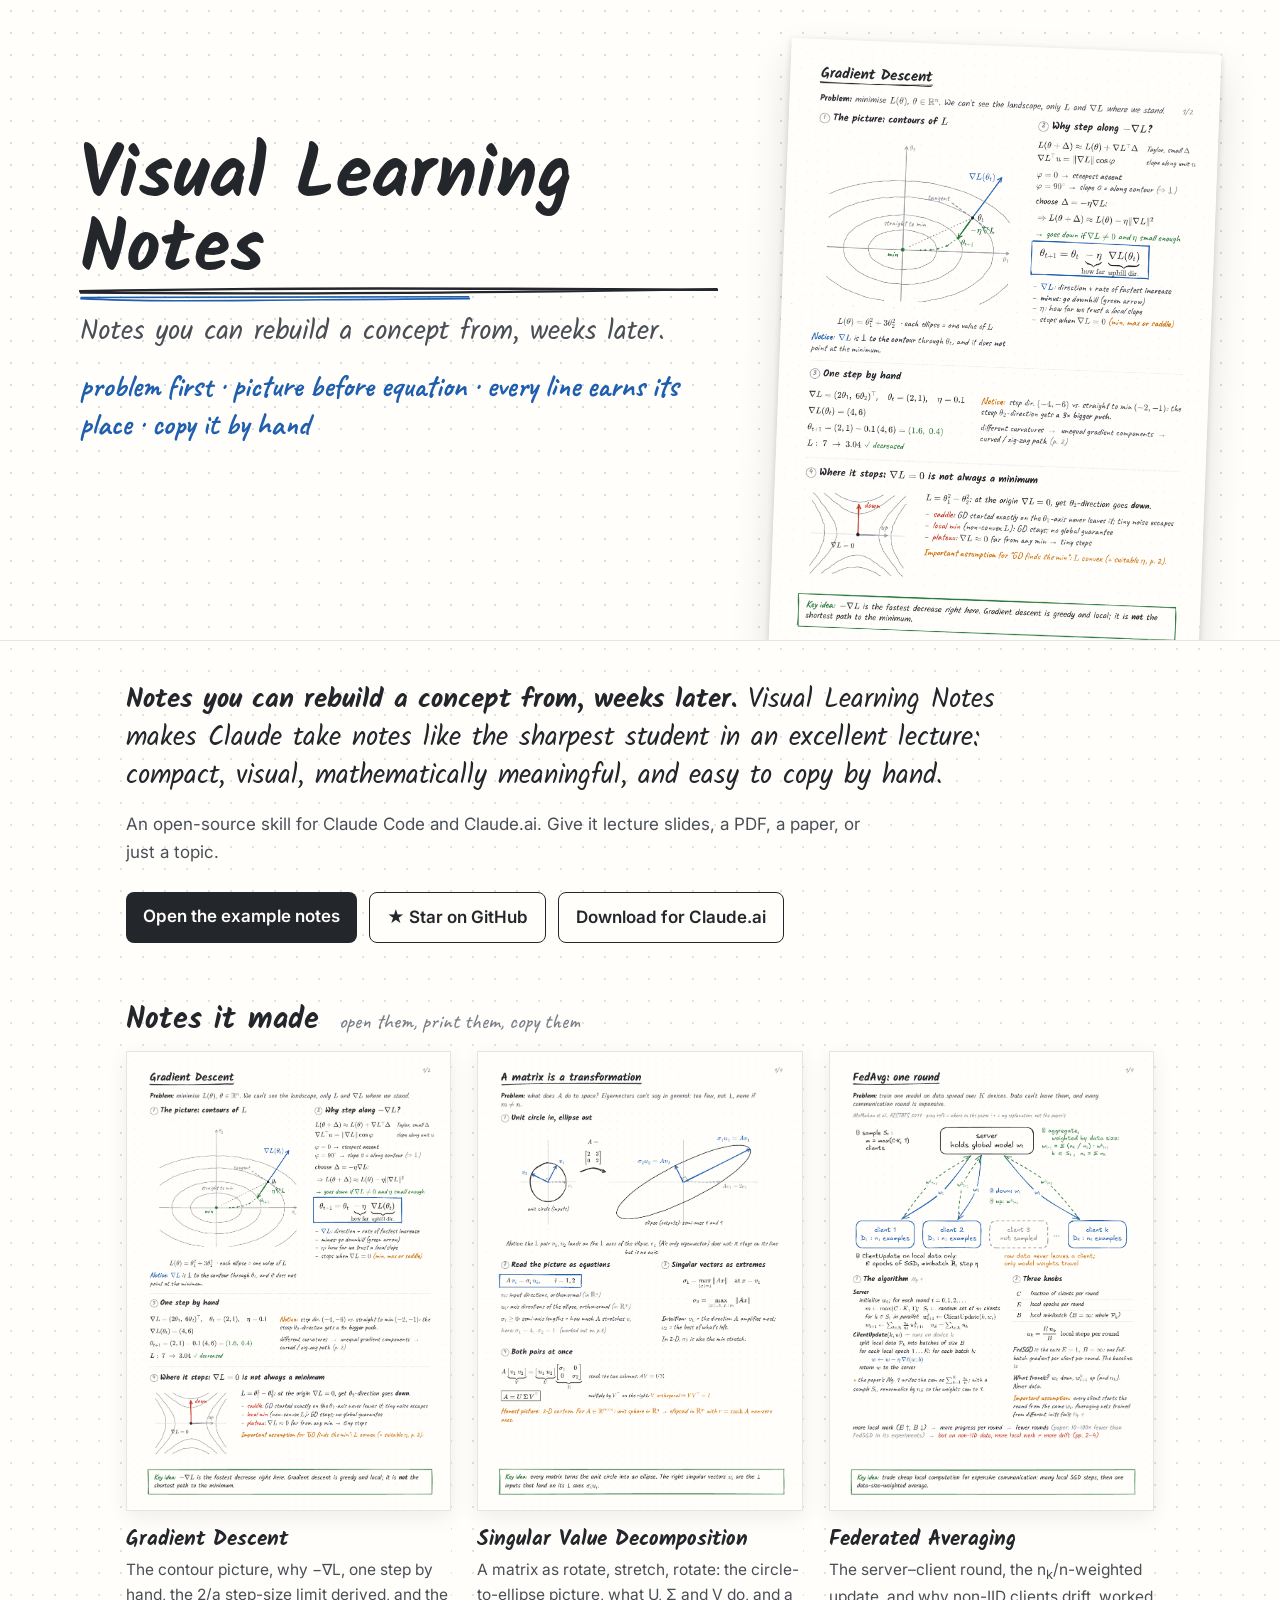
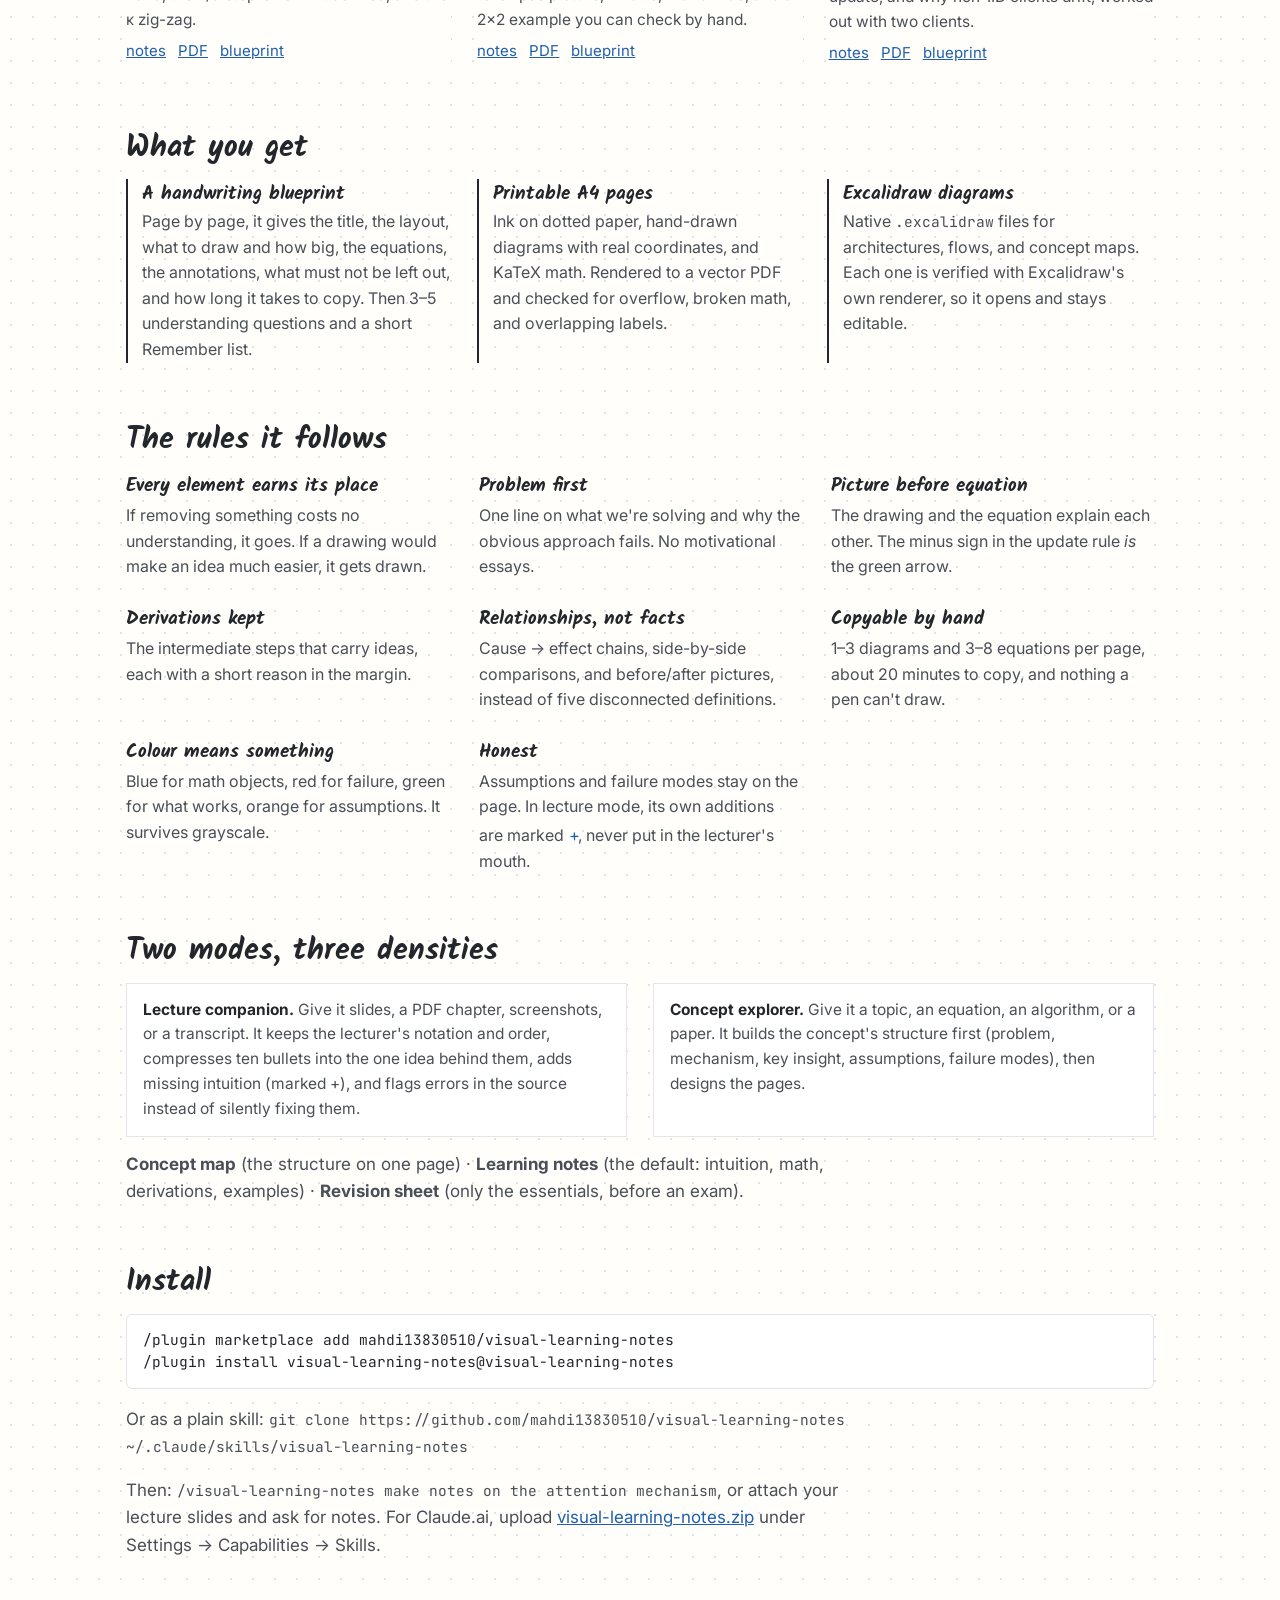
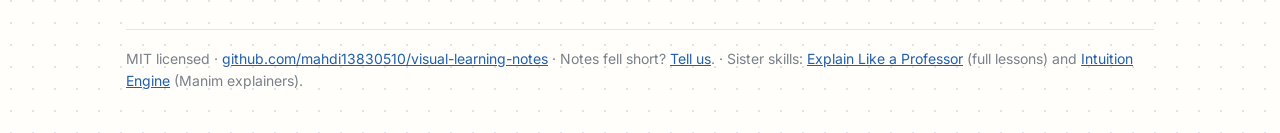
<file: index.html>
<!doctype html>
<html lang="en">
<head>
<meta charset="utf-8">
<meta name="viewport" content="width=device-width, initial-scale=1">
<title>Visual Learning Notes · a Claude skill for notes you can rebuild a concept from</title>
<meta name="description" content="Visual Learning Notes turns lectures, slides, papers or a topic into compact visual study notes: one purpose per page, small meaningful diagrams, annotated equations, a handwriting blueprint, A4 PDFs and Excalidraw files.">
<meta property="og:title" content="Visual Learning Notes: notes you can rebuild a concept from, weeks later">
<meta property="og:description" content="A Claude skill that takes notes like the sharpest student in an excellent lecture: problem first, picture before equation, every line earns its place.">
<meta property="og:image" content="https://mahdi13830510.github.io/visual-learning-notes/assets/banner.png">
<meta property="og:url" content="https://mahdi13830510.github.io/visual-learning-notes/">
<meta name="twitter:card" content="summary_large_image">
<meta name="twitter:image" content="https://mahdi13830510.github.io/visual-learning-notes/assets/banner.png">
<link rel="preconnect" href="https://fonts.googleapis.com"><link rel="preconnect" href="https://fonts.gstatic.com" crossorigin>
<link href="https://fonts.googleapis.com/css2?family=Caveat:wght@500;700&family=Kalam:wght@400;700&family=Inter:wght@400;600&family=JetBrains+Mono&display=swap" rel="stylesheet">
<style>
  :root { --paper:#fffefa; --ink:#23262b; --soft:#4a4f57; --muted:#7a8089; --rule:#e3e5e8; --dot:#dfe2e6;
          --blue:#1f5fae; --green:#2c7a3f; --red:#c0392b; --orange:#cc7414; }
  * { box-sizing: border-box; }
  body { margin:0; color:var(--ink); background-color:var(--paper);
         background-image: radial-gradient(circle, var(--dot) 1px, transparent 1.3px); background-size: 22px 22px;
         font: 17px/1.6 Inter, system-ui, sans-serif; }
  .wrap { max-width: 1060px; margin: 0 auto; padding: 0 16px; }
  header img { display:block; width:100%; height:auto; border-bottom:1px solid var(--rule); }
  .lede { font: 400 clamp(21px, 2.6vw, 27px)/1.4 Kalam, cursive; margin: 40px 0 6px; max-width: 34em; }
  .sub { color: var(--soft); max-width: 44em; }
  .cta { display:flex; flex-wrap:wrap; gap:12px; margin: 26px 0 50px; font-weight:600; }
  .cta a { text-decoration:none; padding: 11px 17px; border-radius: 8px; }
  .cta .primary { background: var(--ink); color: var(--paper); }
  .cta .ghost { color: var(--ink); border: 1.5px solid var(--ink); background: var(--paper); }
  h2 { font: 700 30px/1.15 Kalam, cursive; margin: 60px 0 14px; }
  h2 small { font: 500 21px Caveat, cursive; color: var(--muted); margin-left: 8px; }
  .cards { display:grid; grid-template-columns: repeat(auto-fit, minmax(290px, 1fr)); gap: 26px; }
  .card { background: var(--paper); }
  .card img { width:100%; height:auto; display:block; border:1px solid var(--rule); box-shadow: 0 6px 20px rgba(0,0,0,.07); }
  .card b { display:block; font: 700 21px Kalam, cursive; margin: 12px 0 2px; }
  .card p { margin: 0 0 6px; color: var(--soft); font-size: 15.5px; }
  .card .links { font-size: 15px; }
  .card .links a { margin-right: 12px; }
  .grid { display:grid; grid-template-columns: repeat(auto-fit, minmax(240px, 1fr)); gap: 24px 30px; color: var(--soft); font-size: 16px; }
  .grid b { display:block; color: var(--ink); font: 700 19px Kalam, cursive; margin-bottom: 2px; }
  .deliver { display:grid; grid-template-columns: repeat(auto-fit, minmax(260px, 1fr)); gap: 24px; }
  .deliver div { border-left: 2px solid var(--ink); padding-left: 14px; color: var(--soft); font-size: 16px; }
  .deliver b { display:block; color: var(--ink); font: 700 19px Kalam, cursive; }
  .note { font: 500 22px/1.3 Caveat, cursive; color: var(--blue); }
  pre { font: 14.5px/1.55 "JetBrains Mono", ui-monospace, monospace; background: #fff; border:1px solid var(--rule);
        padding: 14px 16px; border-radius: 6px; overflow-x:auto; }
  code { font: 14.5px "JetBrains Mono", ui-monospace, monospace; }
  .compare { display:grid; grid-template-columns: 1fr 1fr; gap: 26px; }
  .compare div { background:#fff; border:1px solid var(--rule); padding: 14px 16px; font-size: 15.5px; color: var(--soft); }
  .compare b { color: var(--ink); }
  @media (max-width: 680px) { .compare { grid-template-columns: 1fr; } }
  footer { margin: 70px 0 40px; padding-top: 18px; border-top: 1px solid var(--rule); font-size: 14px; color: var(--muted); }
  a { color: var(--blue); }
</style>
</head>
<body>
<header><img src="assets/banner.png" alt="Visual Learning Notes: notes you can rebuild a concept from, weeks later" width="1280" height="640"></header>
<main class="wrap">
  <p class="lede"><b>Notes you can rebuild a concept from, weeks later.</b> Visual Learning Notes makes Claude take notes like the sharpest student in an excellent lecture: compact, visual, mathematically meaningful, and easy to copy by hand.</p>
  <p class="sub">An open-source skill for Claude Code and Claude.ai. Give it lecture slides, a PDF, a paper, or just a topic.</p>
  <div class="cta">
    <a class="primary" href="showcase/gradient-descent/">Open the example notes</a>
    <a class="ghost" href="https://github.com/mahdi13830510/visual-learning-notes">★ Star on GitHub</a>
    <a class="ghost" href="https://github.com/mahdi13830510/visual-learning-notes/releases/latest">Download for Claude.ai</a>
  </div>

  <h2>Notes it made <small>open them, print them, copy them</small></h2>
  <div class="cards">
    <div class="card"><a href="showcase/gradient-descent/"><img src="assets/preview-gd.png" alt="Gradient descent notes, page 1" loading="lazy"></a>
      <b>Gradient Descent</b><p>The contour picture, why −∇L, one step by hand, the 2/a step-size limit derived, and the κ zig-zag.</p>
      <p class="links"><a href="showcase/gradient-descent/">notes</a><a href="showcase/gradient-descent/notes.pdf">PDF</a><a href="https://github.com/mahdi13830510/visual-learning-notes/blob/main/showcase/gradient-descent/blueprint.md">blueprint</a></p></div>
    <div class="card"><a href="showcase/svd/"><img src="assets/preview-svd.png" alt="SVD notes, page 1" loading="lazy"></a>
      <b>Singular Value Decomposition</b><p>A matrix as rotate, stretch, rotate: the circle-to-ellipse picture, what U, Σ and V do, and a 2×2 example you can check by hand.</p>
      <p class="links"><a href="showcase/svd/">notes</a><a href="showcase/svd/notes.pdf">PDF</a><a href="https://github.com/mahdi13830510/visual-learning-notes/blob/main/showcase/svd/blueprint.md">blueprint</a></p></div>
    <div class="card"><a href="showcase/fedavg/"><img src="assets/preview-fedavg.png" alt="Federated averaging notes, page 1" loading="lazy"></a>
      <b>Federated Averaging</b><p>The server–client round, the n<sub>k</sub>/n-weighted update, and why non-IID clients drift, worked out with two clients.</p>
      <p class="links"><a href="showcase/fedavg/">notes</a><a href="showcase/fedavg/notes.pdf">PDF</a><a href="https://github.com/mahdi13830510/visual-learning-notes/blob/main/showcase/fedavg/blueprint.md">blueprint</a></p></div>
  </div>

  <h2>What you get</h2>
  <div class="deliver">
    <div><b>A handwriting blueprint</b>Page by page, it gives the title, the layout, what to draw and how big, the equations, the annotations, what must not be left out, and how long it takes to copy. Then 3–5 understanding questions and a short Remember list.</div>
    <div><b>Printable A4 pages</b>Ink on dotted paper, hand-drawn diagrams with real coordinates, and KaTeX math. Rendered to a vector PDF and checked for overflow, broken math, and overlapping labels.</div>
    <div><b>Excalidraw diagrams</b>Native <code>.excalidraw</code> files for architectures, flows, and concept maps. Each one is verified with Excalidraw's own renderer, so it opens and stays editable.</div>
  </div>

  <h2>The rules it follows</h2>
  <div class="grid">
    <div><b>Every element earns its place</b>If removing something costs no understanding, it goes. If a drawing would make an idea much easier, it gets drawn.</div>
    <div><b>Problem first</b>One line on what we're solving and why the obvious approach fails. No motivational essays.</div>
    <div><b>Picture before equation</b>The drawing and the equation explain each other. The minus sign in the update rule <i>is</i> the green arrow.</div>
    <div><b>Derivations kept</b>The intermediate steps that carry ideas, each with a short reason in the margin.</div>
    <div><b>Relationships, not facts</b>Cause → effect chains, side-by-side comparisons, and before/after pictures, instead of five disconnected definitions.</div>
    <div><b>Copyable by hand</b>1–3 diagrams and 3–8 equations per page, about 20 minutes to copy, and nothing a pen can't draw.</div>
    <div><b>Colour means something</b>Blue for math objects, red for failure, green for what works, orange for assumptions. It survives grayscale.</div>
    <div><b>Honest</b>Assumptions and failure modes stay on the page. In lecture mode, its own additions are marked <span class="note">+</span>, never put in the lecturer's mouth.</div>
  </div>

  <h2>Two modes, three densities</h2>
  <div class="compare">
    <div><b>Lecture companion.</b> Give it slides, a PDF chapter, screenshots, or a transcript. It keeps the lecturer's notation and order, compresses ten bullets into the one idea behind them, adds missing intuition (marked +), and flags errors in the source instead of silently fixing them.</div>
    <div><b>Concept explorer.</b> Give it a topic, an equation, an algorithm, or a paper. It builds the concept's structure first (problem, mechanism, key insight, assumptions, failure modes), then designs the pages.</div>
  </div>
  <p class="sub" style="margin-top:14px"><b>Concept map</b> (the structure on one page) · <b>Learning notes</b> (the default: intuition, math, derivations, examples) · <b>Revision sheet</b> (only the essentials, before an exam).</p>

  <h2>Install</h2>
  <pre>/plugin marketplace add mahdi13830510/visual-learning-notes
/plugin install visual-learning-notes@visual-learning-notes</pre>
  <p class="sub">Or as a plain skill: <code>git clone https://github.com/mahdi13830510/visual-learning-notes ~/.claude/skills/visual-learning-notes</code></p>
  <p class="sub">Then: <code>/visual-learning-notes make notes on the attention mechanism</code>, or attach your lecture slides and ask for notes. For Claude.ai, upload <a href="https://github.com/mahdi13830510/visual-learning-notes/releases/latest">visual-learning-notes.zip</a> under Settings → Capabilities → Skills.</p>

  <footer>MIT licensed · <a href="https://github.com/mahdi13830510/visual-learning-notes">github.com/mahdi13830510/visual-learning-notes</a> · Notes fell short? <a href="https://github.com/mahdi13830510/visual-learning-notes/issues/new?template=notes-fell-short.md">Tell us</a>. · Sister skills: <a href="https://github.com/mahdi13830510/explain-like-a-professor">Explain Like a Professor</a> (full lessons) and <a href="https://github.com/mahdi13830510/intuition-engine">Intuition Engine</a> (Manim explainers).</footer>
</main>
</body>
</html>
</file>
